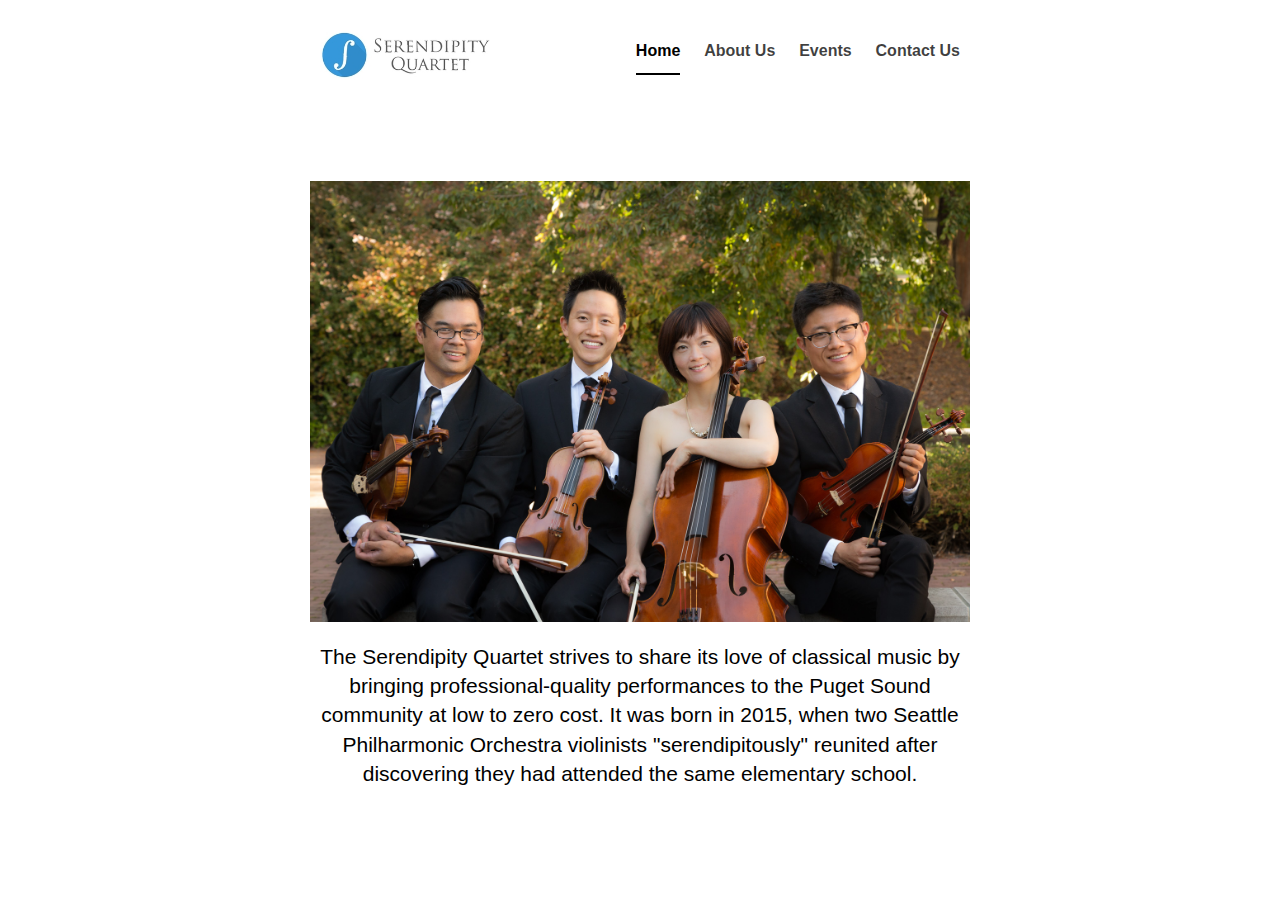
<file: index.html>
<!DOCTYPE html>
<html lang="en">
  <head>
    <meta charset="utf-8">
    <meta http-equiv="X-UA-Compatible" content="IE=edge">
    <meta name="viewport" content="width=device-width, initial-scale=1">
    <!-- The above 3 meta tags *must* come first in the head; any other head content must come *after* these tags -->
    <meta name="description" content="">
    <meta name="author" content="">
<meta http-equiv="Cache-Control" content="no-cache, no-store, must-revalidate" />
<meta http-equiv="Pragma" content="no-cache" />
<meta http-equiv="Expires" content="0" />
    <link rel="icon" href="../../favicon.ico">

    <title>Serendipity Quartet</title>
<!-- IE10 viewport hack for Surface/desktop Windows 8 bug -->
    <link href="css/ie10-viewport-bug-workaround.css" rel="stylesheet">

<script src="http://oss.maxcdn.com/libs/html5shiv/3.7.0/html5shiv.js"></script>
<script src="http://oss.maxcdn.com/libs/respond.js/1.4.2/respond.min.js"></script>
    <link rel="stylesheet" href="https://maxcdn.bootstrapcdn.com/bootstrap/3.3.7/css/bootstrap.min.css" integrity="sha384-BVYiiSIFeK1dGmJRAkycuHAHRg32OmUcww7on3RYdg4Va+PmSTsz/K68vbdEjh4u" crossorigin="anonymous">

    <!-- Custom styles for this template -->
    
    <link href="cover.css" rel="stylesheet">


	<!-- ****** faviconit.com favicons ****** -->
	<link rel="shortcut icon" href="/favicon.ico">
	<link rel="icon" sizes="16x16 32x32 64x64" href="/favicon.ico">
	<link rel="icon" type="image/png" sizes="196x196" href="/favicon-192.png">
	<link rel="icon" type="image/png" sizes="160x160" href="/favicon-160.png">
	<link rel="icon" type="image/png" sizes="96x96" href="/favicon-96.png">
	<link rel="icon" type="image/png" sizes="64x64" href="/favicon-64.png">
	<link rel="icon" type="image/png" sizes="32x32" href="/favicon-32.png">
	<link rel="icon" type="image/png" sizes="16x16" href="/favicon-16.png">
	<link rel="apple-touch-icon" href="/favicon-57.png">
	<link rel="apple-touch-icon" sizes="114x114" href="/favicon-114.png">
	<link rel="apple-touch-icon" sizes="72x72" href="/favicon-72.png">
	<link rel="apple-touch-icon" sizes="144x144" href="/favicon-144.png">
	<link rel="apple-touch-icon" sizes="60x60" href="/favicon-60.png">
	<link rel="apple-touch-icon" sizes="120x120" href="/favicon-120.png">
	<link rel="apple-touch-icon" sizes="76x76" href="/favicon-76.png">
	<link rel="apple-touch-icon" sizes="152x152" href="/favicon-152.png">
	<link rel="apple-touch-icon" sizes="180x180" href="/favicon-180.png">
	<meta name="msapplication-TileColor" content="#FFFFFF">
	<meta name="msapplication-TileImage" content="/favicon-144.png">
	<meta name="msapplication-config" content="/browserconfig.xml">
	<!-- ****** faviconit.com favicons ****** -->
    
<script src="lazysizes.min.js" async=""></script>
  </head>

  <body>

    <div class="site-wrapper">

      <div class="site-wrapper-inner">

        <div class="cover-container">

          <!--<div class="navbar-static-top cover-container clearfix">-->
	  <div class="navbar navbar-fixed-top cover-container" style="background:white">
          <!--<div class="masthead clearfix">-->
            <div class="inner">
              <!--<h3 class="masthead-brand">Serendipity Quartet</h3>-->
	      <a class="masthead-brand" href="#">
		<img data-sizes="auto" class="lazyload"  data-srcset="logo/logo-small.jpg 318w, logo/logo-medium.jpg 424w, logo/logo-big.jpg 848w" src="logo/logo-small.jpg" alt="Serendipity Quartet logo should appear here. Please use a modern browser (Chrome, Firefox) to view this website."/></a> 
              <nav>
                <ul class="nav masthead-nav">
                  <li class="active"><a href="#">Home</a></li>
                  <li><a href="about.html">About Us</a></li>
                  <li><a href="events.html">Events </a></li>
                  <li><a href="contact.html">Contact Us</a></li>

                </ul>
              </nav>
            </div>
          </div>

	  
          <div class="inner cover">
	    <img class="img-responsive" src="member_pics/group2.jpg"></img>
<br/>
            <p class="lead"> The Serendipity Quartet strives to share its love of classical music by bringing professional-quality performances to the Puget Sound community at low to zero cost. It was born in 2015, when two Seattle Philharmonic Orchestra violinists "serendipitously" reunited after discovering they had attended the same elementary school.</p><br/>
<!--
            <p class="lead">
              <a href="mailto:serendipityquartet@gmail.com" class="btn btn-lg btn-default">Contact Us</a>-->
            </p>
          </div>
	  

	  <!--
	  <div class="jumbotron">
            <h1>Something Here.</h1>
            <p class="lead">The Serendipity Quartet was born when two of its members (Chris and Michael) independently joined the Seattle Philharmonic Orchestra and discovered that they went to the same elementary school. The rest is history.</p>
            <p class="lead">
              <a href="#" class="btn btn-lg btn-default">Learn more</a>
            </p>
	  </div>
	  -->

	  <!--
          <div class="mastfoot">
            <div class="inner">
              <p>Cover template for <a href="http://getbootstrap.com">Bootstrap</a>, by <a href="https://twitter.com/mdo">@mdo</a>.</p>
            </div>
          </div>
	  -->
        </div>

      </div>

    </div>

    <!-- Bootstrap core JavaScript
    ================================================== -->
    <!-- Placed at the end of the document so the pages load faster -->
    <script src="https://ajax.googleapis.com/ajax/libs/jquery/1.11.3/jquery.min.js"></script>


<script>
var onResize = function() {
  // apply dynamic padding at the top of the body according to the fixed navbar height
  $("body").css("padding-top", $(".navbar-fixed-top").height());
};

// attach the function to the window resize event
$(window).resize(onResize);

// call it also when the page is ready after load or reload
$(function() {
  onResize();
});
</script>

  </body>
</html>
</file>
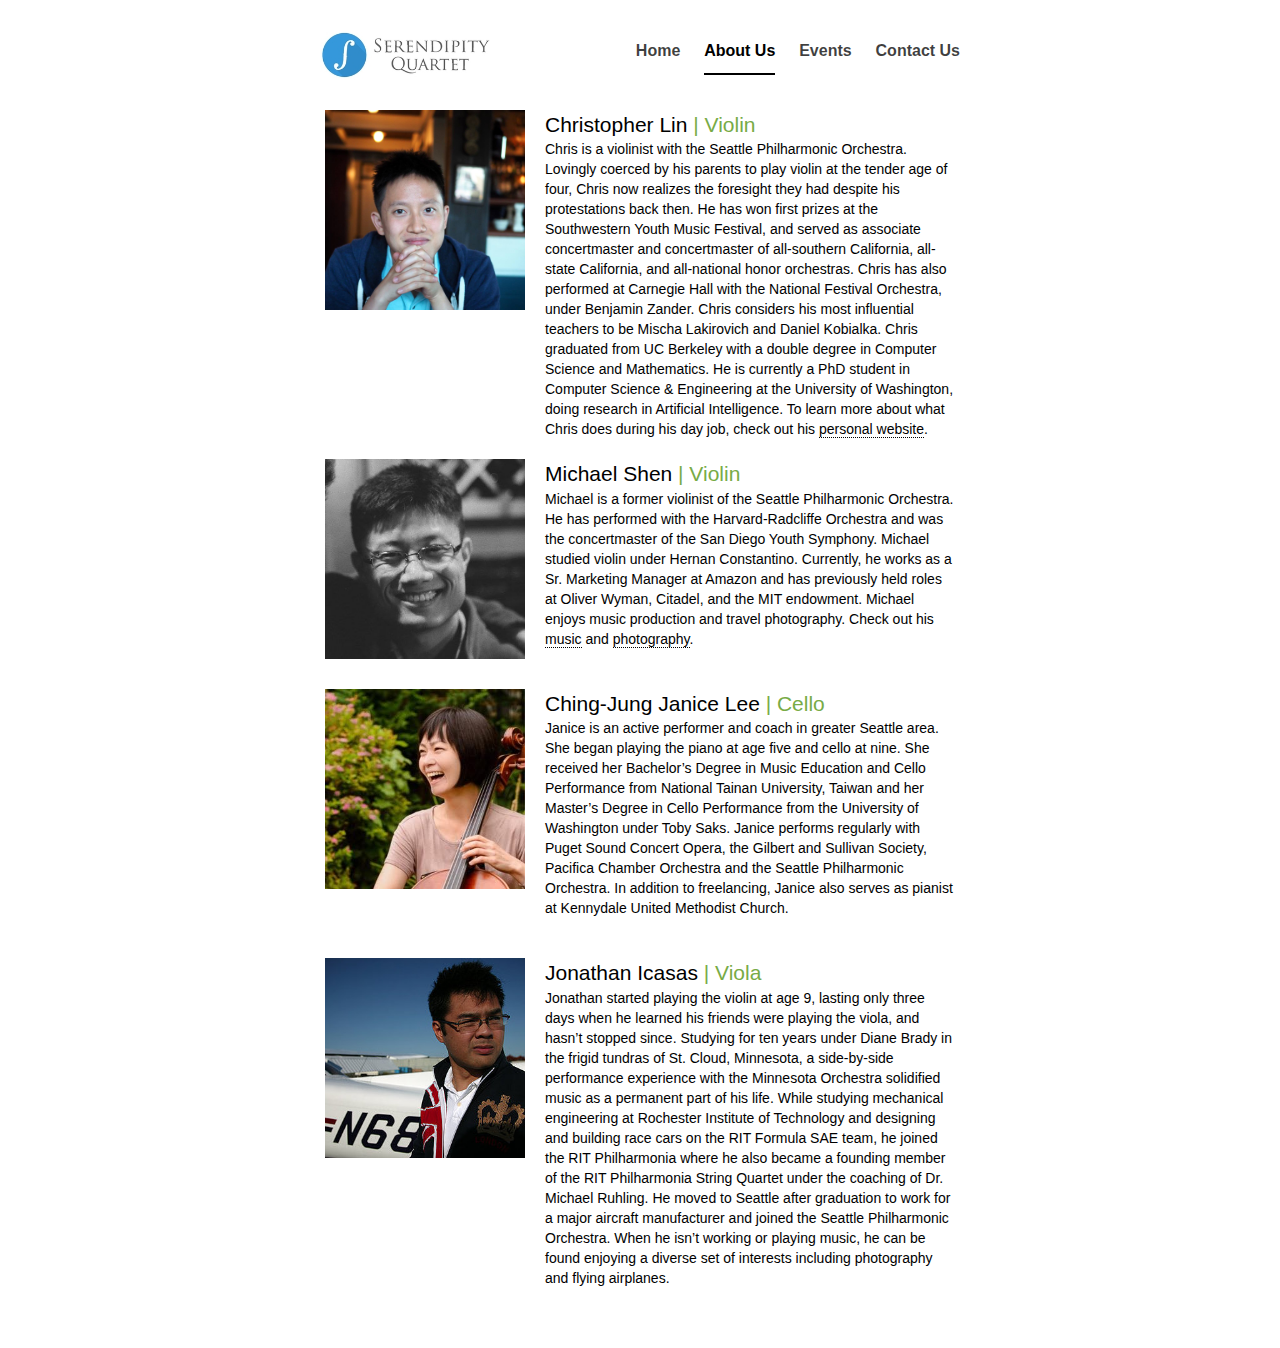
<file: about.html>
<!DOCTYPE html>
<html lang="en">
  <head>
    <meta charset="utf-8">
    <meta http-equiv="X-UA-Compatible" content="IE=edge">
    <meta name="viewport" content="width=device-width, initial-scale=1">
    <!-- The above 3 meta tags *must* come first in the head; any other head content must come *after* these tags -->
    <meta name="description" content="">
    <meta name="author" content="">
<meta http-equiv="Cache-Control" content="no-cache, no-store, must-revalidate" />
<meta http-equiv="Pragma" content="no-cache" />
<meta http-equiv="Expires" content="0" />
    <link rel="icon" href="../../favicon.ico">

    <title>About the Serendipity Quartet</title>

    <link rel="stylesheet" href="https://maxcdn.bootstrapcdn.com/bootstrap/3.3.7/css/bootstrap.min.css" integrity="sha384-BVYiiSIFeK1dGmJRAkycuHAHRg32OmUcww7on3RYdg4Va+PmSTsz/K68vbdEjh4u" crossorigin="anonymous">

    <!-- Custom styles for this template -->
    <link href="cover.css?version=2" rel="stylesheet">

    <script src="https://ajax.googleapis.com/ajax/libs/jquery/1.11.3/jquery.min.js"></script>
<script src="https://maxcdn.bootstrapcdn.com/bootstrap/3.3.7/js/bootstrap.min.js" integrity="sha384-Tc5IQib027qvyjSMfHjOMaLkfuWVxZxUPnCJA7l2mCWNIpG9mGCD8wGNIcPD7Txa" crossorigin="anonymous"></script>

	<!-- ****** faviconit.com favicons ****** -->
	<link rel="shortcut icon" href="/favicon.ico">
	<link rel="icon" sizes="16x16 32x32 64x64" href="/favicon.ico">
	<link rel="icon" type="image/png" sizes="196x196" href="/favicon-192.png">
	<link rel="icon" type="image/png" sizes="160x160" href="/favicon-160.png">
	<link rel="icon" type="image/png" sizes="96x96" href="/favicon-96.png">
	<link rel="icon" type="image/png" sizes="64x64" href="/favicon-64.png">
	<link rel="icon" type="image/png" sizes="32x32" href="/favicon-32.png">
	<link rel="icon" type="image/png" sizes="16x16" href="/favicon-16.png">
	<link rel="apple-touch-icon" href="/favicon-57.png">
	<link rel="apple-touch-icon" sizes="114x114" href="/favicon-114.png">
	<link rel="apple-touch-icon" sizes="72x72" href="/favicon-72.png">
	<link rel="apple-touch-icon" sizes="144x144" href="/favicon-144.png">
	<link rel="apple-touch-icon" sizes="60x60" href="/favicon-60.png">
	<link rel="apple-touch-icon" sizes="120x120" href="/favicon-120.png">
	<link rel="apple-touch-icon" sizes="76x76" href="/favicon-76.png">
	<link rel="apple-touch-icon" sizes="152x152" href="/favicon-152.png">
	<link rel="apple-touch-icon" sizes="180x180" href="/favicon-180.png">
	<meta name="msapplication-TileColor" content="#FFFFFF">
	<meta name="msapplication-TileImage" content="/favicon-144.png">
	<meta name="msapplication-config" content="/browserconfig.xml">
	<!-- ****** faviconit.com favicons ****** -->
<script src="lazysizes.min.js" async=""></script>
  </head>

  <body>

    <div class="site-wrapper">

      <div class="site-wrapper-inner">

        <div class="cover-container">

          <!--<div class="navbar-static-top cover-container clearfix">-->
	  <div class="navbar navbar-fixed-top cover-container" style="background:white">
	  <!--<div class="masthead clearfix">-->
            <div class="inner">
              <!--<h3 class="masthead-brand">Serendipity Quartet</h3>-->
	      <a class="masthead-brand" href="#">
		<img data-sizes="auto" class="lazyload"  data-srcset="logo/logo-small.jpg 318w, logo/logo-medium.jpg 424w, logo/logo-big.jpg 848w" src="logo/logo-small.jpg" alt="Serendipity Quartet logo should appear here. Please use a modern browser (Chrome, Firefox) to view this website." /></a> 
              <nav>
                <ul class="nav masthead-nav">
                  <li><a href="index.html">Home</a></li>
                  <li class="active"><a href="#">About Us</a></li>
                  <li><a href="events.html">Events </a></li>
                  <li><a href="contact.html">Contact Us</a></li>
                </ul>
              </nav>
            </div>
          </div>


	  <!--<div class="inner cover">-->
<div class="inner cover ">

	    <!--<img class="img-responsive" src="https://scontent.xx.fbcdn.net/hphotos-xlp1/t31.0-8/12244764_1663187130596835_8555120435737515156_o.jpg"></img>-->
	    <br/>
	    
	    <div id="bios">


	  <!--<div class="media">-->
<div class="container-fluid">
<div class="row">
<!--<span class="media-left">
<img src="member_pics/chris.jpg" class="member_pic"/>
</span>-->
<div class="col-sm-4 member_pic_column">
<img src="member_pics/chris.jpg" class="member_pic">
</div>
<div class="col-sm-8">
<!--<div class="media-body">-->
	  <p class="lead text-left">
	    Christopher Lin <span class="text-position"> | Violin </span></p>
	  
	  <!--<p class="lead text-position">
	    Violin
	  </p>-->
<p class="text-left">
	  Chris is a violinist with the Seattle Philharmonic Orchestra. Lovingly coerced by his parents to play violin at the tender age of four, Chris now realizes the foresight they had despite his protestations back then. He has won first prizes at the Southwestern Youth Music Festival, and served as associate concertmaster and concertmaster of all-southern California, all-state California, and all-national honor orchestras. Chris has also performed at Carnegie Hall with the National Festival Orchestra, under Benjamin Zander. Chris considers his most influential teachers to be Mischa Lakirovich and Daniel Kobialka. Chris graduated from UC Berkeley with a double degree in Computer Science and Mathematics. He is currently a PhD student in Computer Science & Engineering at the University of Washington, doing research in Artificial Intelligence. To learn more about what Chris does during his day job, check out his <a class="reg-link" href="http://christopherhlin.com">personal website</a>. </p>
</div></div>
<br/>

<div class="row">

<div class="col-sm-4 member_pic_column">
<img src="member_pics/michael.jpg" class="member_pic" />
</div>
<div class="col-sm-8">
  <p class="lead text-left">
    Michael Shen <span class="text-position"> | Violin </span></p>
  
  <!--<p class="lead text-position">
    Violin
  </p>-->
  
  <p class="text-left">Michael is a former violinist of the Seattle Philharmonic Orchestra. He has performed with the Harvard-Radcliffe Orchestra and was the concertmaster of the San Diego Youth Symphony. Michael studied violin under Hernan Constantino. Currently, he works as a Sr. Marketing Manager at Amazon and has previously held roles at Oliver Wyman, Citadel, and the MIT endowment. Michael enjoys music production and travel photography. Check out his <a class="reg-link" href=" http://soundcloud.com/dshenanigans">music</a> and <a class="reg-link" href="http://instagram.com/mshenanigans">photography</a>.</p>
<br/></div></div>

<br/>
<div class="row">
  <div class="col-sm-4 member_pic_column">
    <img src="member_pics/janice.jpg"  class="member_pic"/>
  </div>
<div class="col-sm-8">
<p class="lead text-left">
  Ching-Jung Janice Lee <span class="text-position"> | Cello </span></p>
	  
<!--<p class="lead text-position">
	    Cello
	  </p>-->
	  <!--<div class="collapse" role="tabpanel" id="collapse_janice">-->

	  <p class="text-left">
	    Janice is an active performer and coach in greater Seattle area. She began playing the piano at age five and cello at nine. She received her Bachelor’s Degree in Music Education and Cello Performance from National Tainan University, Taiwan and her Master’s Degree in Cello Performance from the University of Washington under Toby Saks.  Janice performs regularly with Puget Sound Concert Opera, the Gilbert and Sullivan Society, Pacifica Chamber Orchestra and the Seattle Philharmonic Orchestra.  In addition to freelancing, Janice also serves as pianist at Kennydale United Methodist Church.</p>
	  <br/></div></div><br/>

<div class="row">
<div class="col-sm-4 member_pic_column">
<img src="member_pics/jon.jpg" class="member_pic"/>
</div>
<div class="col-sm-8">

  <p class="lead text-left">
    Jonathan Icasas <span class="text-position">| Viola</span></p>
  
  <!--<p class="lead text-position">
    Viola
  </p>-->
  
  <p class="text-left">
    Jonathan started playing the violin at age 9, lasting only three days when he learned his friends were playing the viola, and hasn’t stopped since. Studying for ten years under Diane Brady in the frigid tundras of St. Cloud, Minnesota, a side-by-side performance experience with the Minnesota Orchestra solidified music as a permanent part of his life. While studying mechanical engineering at Rochester Institute of Technology and designing and building race cars on the RIT Formula SAE team, he joined the RIT Philharmonia where he also became a founding member of the RIT Philharmonia String Quartet under the coaching of Dr. Michael Ruhling. He moved to Seattle after graduation to work for a major aircraft manufacturer and joined the Seattle Philharmonic Orchestra. When he isn’t working or playing music, he can be found enjoying a diverse set of interests including photography and flying airplanes.</p> <br/>
</div></div>
<br/><br/>
</div>

</div>

	  </div>
	</div>
	
	</div>
      </div>
    </div>
      

<script>
    var $myGroup = $('#bios');
console.log($myGroup);
    $('.collapse').on('show.bs.collapse', function() {
    $myGroup.find('.collapse.in').collapse('hide');
    });

var onResize = function() {
  // apply dynamic padding at the top of the body according to the fixed navbar height
  $("body").css("padding-top", $(".navbar-fixed-top").height());
};

// attach the function to the window resize event
$(window).resize(onResize);

// call it also when the page is ready after load or reload
$(function() {
  onResize();
});
</script>
  </body>
</html>
</file>
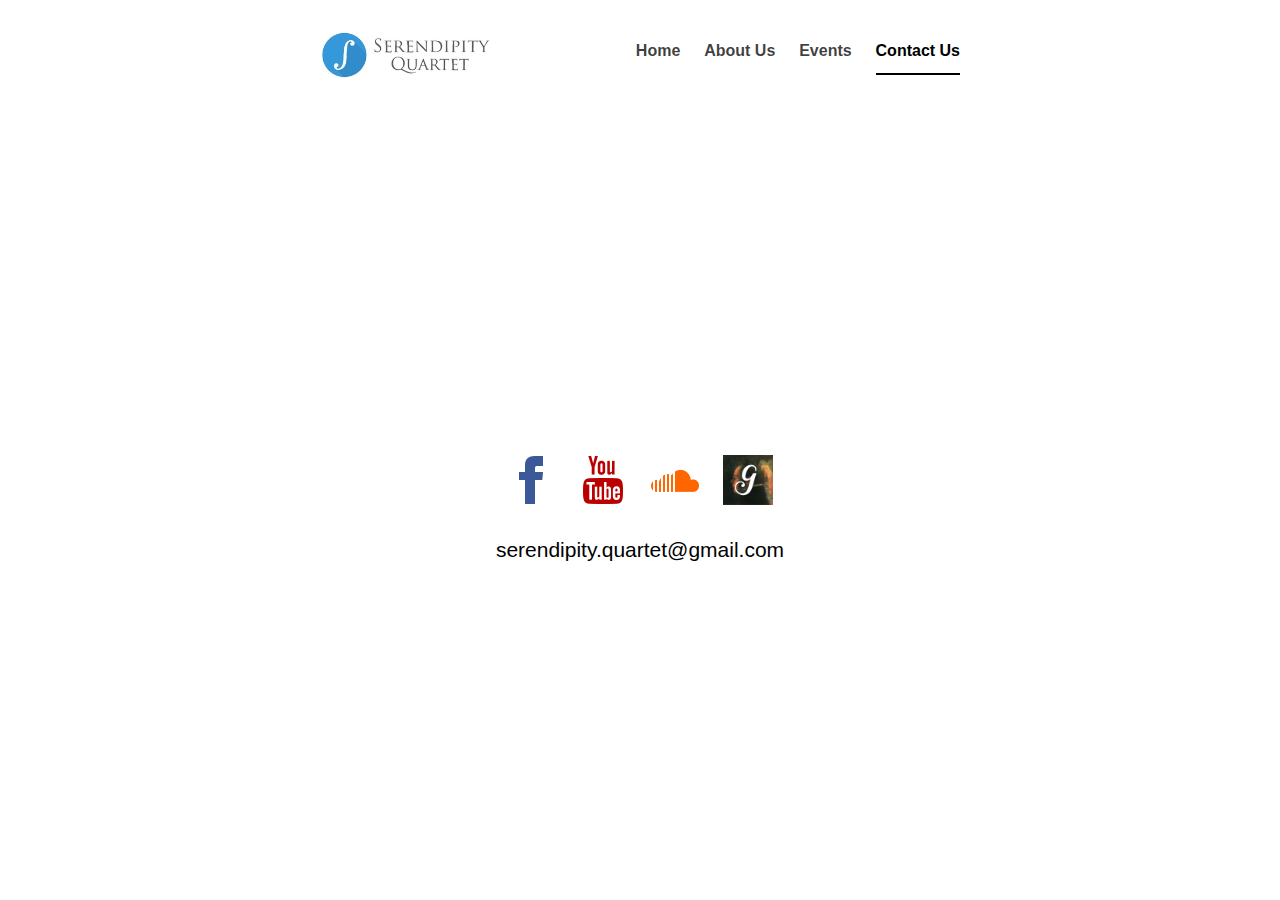
<file: contact.html>
<!DOCTYPE html>
<html lang="en">
  <head>
    <meta charset="utf-8">
    <meta http-equiv="X-UA-Compatible" content="IE=edge">
    <meta name="viewport" content="width=device-width, initial-scale=1">
    <!-- The above 3 meta tags *must* come first in the head; any other head content must come *after* these tags -->
    <meta name="description" content="">
    <meta name="author" content="">
<meta http-equiv="Cache-Control" content="no-cache, no-store, must-revalidate" />
<meta http-equiv="Pragma" content="no-cache" />
<meta http-equiv="Expires" content="0" />
    <link rel="icon" href="../../favicon.ico">

    <title>Serendipity Quartet</title>


    <link rel="stylesheet" href="https://maxcdn.bootstrapcdn.com/bootstrap/3.3.7/css/bootstrap.min.css" integrity="sha384-BVYiiSIFeK1dGmJRAkycuHAHRg32OmUcww7on3RYdg4Va+PmSTsz/K68vbdEjh4u" crossorigin="anonymous">

    <!-- Custom styles for this template -->
    
    <link href="cover.css" rel="stylesheet">

	<!-- ****** faviconit.com favicons ****** -->
	<link rel="shortcut icon" href="/favicon.ico">
	<link rel="icon" sizes="16x16 32x32 64x64" href="/favicon.ico">
	<link rel="icon" type="image/png" sizes="196x196" href="/favicon-192.png">
	<link rel="icon" type="image/png" sizes="160x160" href="/favicon-160.png">
	<link rel="icon" type="image/png" sizes="96x96" href="/favicon-96.png">
	<link rel="icon" type="image/png" sizes="64x64" href="/favicon-64.png">
	<link rel="icon" type="image/png" sizes="32x32" href="/favicon-32.png">
	<link rel="icon" type="image/png" sizes="16x16" href="/favicon-16.png">
	<link rel="apple-touch-icon" href="/favicon-57.png">
	<link rel="apple-touch-icon" sizes="114x114" href="/favicon-114.png">
	<link rel="apple-touch-icon" sizes="72x72" href="/favicon-72.png">
	<link rel="apple-touch-icon" sizes="144x144" href="/favicon-144.png">
	<link rel="apple-touch-icon" sizes="60x60" href="/favicon-60.png">
	<link rel="apple-touch-icon" sizes="120x120" href="/favicon-120.png">
	<link rel="apple-touch-icon" sizes="76x76" href="/favicon-76.png">
	<link rel="apple-touch-icon" sizes="152x152" href="/favicon-152.png">
	<link rel="apple-touch-icon" sizes="180x180" href="/favicon-180.png">
	<meta name="msapplication-TileColor" content="#FFFFFF">
	<meta name="msapplication-TileImage" content="/favicon-144.png">
	<meta name="msapplication-config" content="/browserconfig.xml">
	<!-- ****** faviconit.com favicons ****** -->

    
<script src="lazysizes.min.js" async=""></script>
  </head>

  <body>

    <div class="site-wrapper">

      <div class="site-wrapper-inner">

        <div class="cover-container">

          <!--<div class="navbar-static-top cover-container clearfix">-->
	  <div class="navbar navbar-fixed-top cover-container" style="background:white">
          <!--<div class="masthead clearfix">-->
            <div class="inner">
              <!--<h3 class="masthead-brand">Serendipity Quartet</h3>-->
	      <a class="masthead-brand" href="#">
		<img data-sizes="auto" class="lazyload"  data-srcset="logo/logo-small.jpg 318w, logo/logo-medium.jpg 424w, logo/logo-big.jpg 848w" src="logo/logo-small.jpg" alt="Serendipity Quartet logo should appear here. Please use a modern browser (Chrome, Firefox) to view this website." /></a> 
              <nav>
                <ul class="nav masthead-nav">
                  <li><a href="index.html">Home</a></li>
                  <li><a href="about.html">About Us</a></li>
                  <li><a href="events.html">Events </a></li>
                  <li class="active"><a href="#">Contact Us</a></li>

                </ul>
              </nav>
            </div>
          </div>

	  
          <div class="inner cover">
            <h1 class="cover-heading"></h1>
            <!--<p class="lead"> Get in touch with us:</p><br/>-->

            <a href="https://facebook.com/serendipityquartet"><img class="socialmedia-icon" src="icons/fb.png"></a>
 <a href="https://www.youtube.com/channel/UC6FHu2BiMUjxYqswZrMkViQ"><img class="socialmedia-icon" src="icons/youtube.png"></a>
 <a href="https://soundcloud.com/serendipity-quartet"><img class="socialmedia-icon" src="icons/soundcloud.png"></a>
 <a href="https://pages.groupmuse.com/serendipityquartet"><img class="socialmedia-icon" src="icons/groupmuse.png" width="70px" height="70px"></a>
<br/><br/>
<p class="lead">serendipity.quartet@gmail.com </p>
          </div>
	  

        </div>

      </div>

    </div>

    <!-- Bootstrap core JavaScript
    ================================================== -->
    <!-- Placed at the end of the document so the pages load faster -->
    <script src="https://ajax.googleapis.com/ajax/libs/jquery/1.11.3/jquery.min.js"></script>

<script>
var onResize = function() {
  // apply dynamic padding at the top of the body according to the fixed navbar height
  $("body").css("padding-top", $(".navbar-fixed-top").height());
};

// attach the function to the window resize event
$(window).resize(onResize);

// call it also when the page is ready after load or reload
$(function() {
  onResize();
});
</script>
  </body>
</html>
</file>
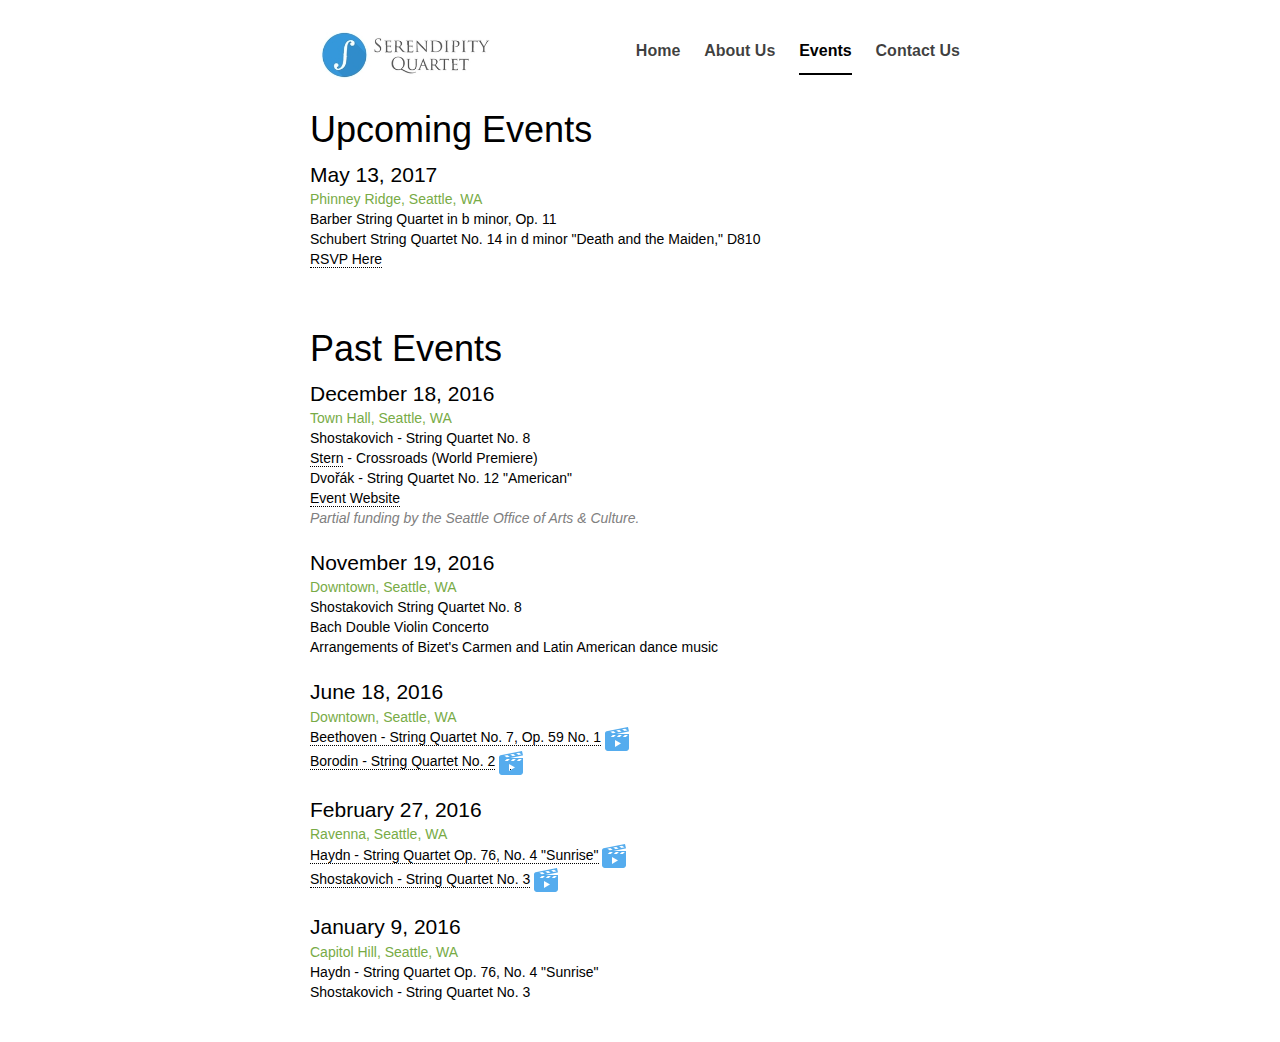
<file: events.html>
<!DOCTYPE html>
<html lang="en">
  <head>
    <meta charset="utf-8">
    <meta http-equiv="X-UA-Compatible" content="IE=edge">
    <meta name="viewport" content="width=device-width, initial-scale=1">
    <!-- The above 3 meta tags *must* come first in the head; any other head content must come *after* these tags -->
    <meta name="description" content="">
    <meta name="author" content="">
<meta http-equiv="Cache-Control" content="no-cache, no-store, must-revalidate" />
<meta http-equiv="Pragma" content="no-cache" />
<meta http-equiv="Expires" content="0" />
    <link rel="icon" href="../../favicon.ico">

    <title>Serendipity Quartet</title>
<!-- IE10 viewport hack for Surface/desktop Windows 8 bug -->
    <link href="css/ie10-viewport-bug-workaround.css" rel="stylesheet">

<script src="http://oss.maxcdn.com/libs/html5shiv/3.7.0/html5shiv.js"></script>
<script src="http://oss.maxcdn.com/libs/respond.js/1.4.2/respond.min.js"></script>
    <script src="https://ajax.googleapis.com/ajax/libs/jquery/1.11.3/jquery.min.js"></script>

    <link rel="stylesheet" href="https://maxcdn.bootstrapcdn.com/bootstrap/3.3.7/css/bootstrap.min.css" integrity="sha384-BVYiiSIFeK1dGmJRAkycuHAHRg32OmUcww7on3RYdg4Va+PmSTsz/K68vbdEjh4u" crossorigin="anonymous">

<script src="https://maxcdn.bootstrapcdn.com/bootstrap/3.3.7/js/bootstrap.min.js" integrity="sha384-Tc5IQib027qvyjSMfHjOMaLkfuWVxZxUPnCJA7l2mCWNIpG9mGCD8wGNIcPD7Txa" crossorigin="anonymous"></script>
    <!-- Custom styles for this template -->
    
    <link href="cover.css?version=1" rel="stylesheet">

	<!-- ****** faviconit.com favicons ****** -->
	<link rel="shortcut icon" href="/favicon.ico">
	<link rel="icon" sizes="16x16 32x32 64x64" href="/favicon.ico">
	<link rel="icon" type="image/png" sizes="196x196" href="/favicon-192.png">
	<link rel="icon" type="image/png" sizes="160x160" href="/favicon-160.png">
	<link rel="icon" type="image/png" sizes="96x96" href="/favicon-96.png">
	<link rel="icon" type="image/png" sizes="64x64" href="/favicon-64.png">
	<link rel="icon" type="image/png" sizes="32x32" href="/favicon-32.png">
	<link rel="icon" type="image/png" sizes="16x16" href="/favicon-16.png">
	<link rel="apple-touch-icon" href="/favicon-57.png">
	<link rel="apple-touch-icon" sizes="114x114" href="/favicon-114.png">
	<link rel="apple-touch-icon" sizes="72x72" href="/favicon-72.png">
	<link rel="apple-touch-icon" sizes="144x144" href="/favicon-144.png">
	<link rel="apple-touch-icon" sizes="60x60" href="/favicon-60.png">
	<link rel="apple-touch-icon" sizes="120x120" href="/favicon-120.png">
	<link rel="apple-touch-icon" sizes="76x76" href="/favicon-76.png">
	<link rel="apple-touch-icon" sizes="152x152" href="/favicon-152.png">
	<link rel="apple-touch-icon" sizes="180x180" href="/favicon-180.png">
	<meta name="msapplication-TileColor" content="#FFFFFF">
	<meta name="msapplication-TileImage" content="/favicon-144.png">
	<meta name="msapplication-config" content="/browserconfig.xml">
	<!-- ****** faviconit.com favicons ****** -->
    
<script src="lazysizes.min.js" async=""></script>
  </head>

  <body>

    <div class="site-wrapper">

      <div class="site-wrapper-inner">

        <div class="cover-container">

          <!--<div class="navbar-static-top cover-container clearfix">-->
	  <div class="navbar navbar-fixed-top cover-container" style="background:white">
          <!--<div class="masthead clearfix">-->
            <div class="inner">
              <!--<h3 class="masthead-brand">Serendipity Quartet</h3>-->
	      <a class="masthead-brand" href="#">
		<img data-sizes="auto" class="lazyload"  data-srcset="logo/logo-small.jpg 318w, logo/logo-medium.jpg 424w, logo/logo-big.jpg 848w" src="logo/logo-small.jpg" alt="Serendipity Quartet logo should appear here. Please use a modern browser (Chrome, Firefox) to view this website." /></a> 
              <nav>
                <ul class="nav masthead-nav">
                  <li><a href="index.html">Home</a></li>
                  <li><a href="about.html">About Us</a></li>
                  <li class="active"><a href="#">Events </a></li>
                  <li><a href="contact.html">Contact Us</a></li>

                </ul>
              </nav>
            </div>
          </div>

          <div class="inner cover" id="events">
	    <h1 class="text-left">Upcoming Events</h1>

            <p class="lead text-left"> May 13, 2017</p>
	    <p class="text-position">Phinney Ridge, Seattle, WA</p>
	    <p class="text-left"> Barber String Quartet in b minor, Op. 11 </p>
	    <p class="text-left"> Schubert String Quartet No. 14 in d minor "Death and the Maiden," D810</p>
<p class="text-left"><a class="reg-link" href="https://groupmuse.com/events/4782-serendipity-quartet-at-phinney-farrm">RSVP Here</a></p>    


	    
	    <br/><br/>
	    <h1 class="text-left">Past Events</h1>

            <p class="lead text-left"> December 18, 2016</p>
	    <p class="text-position">Town Hall, Seattle, WA</p>

	    <p class="text-left"> Shostakovich - String Quartet No. 8 </p>
	    <p class="text-left"> <a class="reg-link" href="http://www.adamsternconductor.com/">Stern</a> - Crossroads (World Premiere) </p>
	    <p class="text-left"> Dvořák - String Quartet No. 12 "American"  </p>
<p class="text-left"><a class="reg-link" href="https://a-string-quartet-for-seattle.eventbrite.com">Event Website</a></p>    



<p class="text-left" style="color:grey"><i>Partial funding by the Seattle Office of Arts & Culture.</i></p>
	    <br/>

            <p class="lead text-left"> November 19, 2016</p>
	    <p class="text-position">Downtown, Seattle, WA</p>
	    <p class="text-left"> Shostakovich String Quartet No. 8 </p>
	    <p class="text-left"> Bach Double Violin Concerto</p>
	    <p class="text-left"> Arrangements of Bizet's Carmen and Latin American dance music</p>	<br/>

            <p class="lead text-left"> June 18, 2016</p>
	    <p class="text-position">Downtown, Seattle, WA</p>

	    <p class="text-left"> <a class="video-link" data-toggle="collapse" href="#collapse_6_18_2016_1"> Beethoven - String Quartet No. 7, Op. 59 No. 1</a> <a data-toggle="collapse" href="#collapse_6_18_2016_1">  <img src="icons/play_video.png"></img></a></p>
<div class="collapse" id="collapse_6_18_2016_1">
<iframe width="420" height="315" src="https://www.youtube.com/embed/EZ6PMrhMQfc"></iframe></div>
	    <p class="text-left">  <a class="video-link" data-toggle="collapse" href="#collapse_6_18_2016_2">Borodin - String Quartet No. 2</a> <a class="video-link" data-toggle="collapse" href="#collapse_6_18_2016_2"> <img src="icons/play_video.png"></img></a></p> 
<div class="collapse" id="collapse_6_18_2016_2"> <iframe width="420" height="315" src="https://www.youtube.com/embed/4RW3-jgNYao"></iframe></div>

	    <br/>
            <p class="lead text-left"> February 27, 2016</p>
	    <p class="text-position">Ravenna, Seattle, WA</p>
	    <p class="text-left"> <a class="video-link" data-toggle="collapse" href="#collapse_2_27_2016_1">Haydn - String Quartet Op. 76, No. 4 "Sunrise"</a><a data-toggle="collapse" href="#collapse_2_27_2016_1"> <img src="icons/play_video.png"></img></a> </p>
<div class="collapse" id="collapse_2_27_2016_1"> <iframe width="420" height="315" src="https://www.youtube.com/embed/kuNSvabFOsw"></iframe></div>
	    <p class="text-left">  <a class="video-link" data-toggle="collapse" href="#collapse_2_27_2016_2">Shostakovich - String Quartet No. 3</a> <a data-toggle="collapse" href="#collapse_2_27_2016_2"> <img src="icons/play_video.png"></img></a></p>
<div class="collapse" id="collapse_2_27_2016_2"> <iframe width="420" height="315" src="https://www.youtube.com/embed/ZqeJmRcV4_o"></iframe></div>

	    <br/>
            <p class="lead text-left"> January 9, 2016</p>
	    <p class="text-position">Capitol Hill, Seattle, WA</p>
	    <p class="text-left"> Haydn - String Quartet Op. 76, No. 4 "Sunrise" </p>
	    <p class="text-left"> Shostakovich - String Quartet No. 3 </p>



            </p>


<!-- some space at the bottom -->
<br/><br/>

          </div>
	  

        </div>
	  


      </div>

    </div>

    <!-- Bootstrap core JavaScript
    ================================================== -->
    <!-- Placed at the end of the document so the pages load faster -->

<script>
    var $myGroup = $('#events');
    $('.collapse').on('show.bs.collapse', function() {
    $myGroup.find('.collapse.in').collapse('hide');
    });

var onResize = function() {
  // apply dynamic padding at the top of the body according to the fixed navbar height
  $("body").css("padding-top", $(".navbar-fixed-top").height());
};

// attach the function to the window resize event
$(window).resize(onResize);

// call it also when the page is ready after load or reload
$(function() {
  onResize();
});
</script>
  </body>
</html>
</file>
<file: cover.css>
/*
 * Globals
 */

/* Links */
a,
a:focus,
a:hover {
  color: #fff;
}

.video-link,
.video-link:focus,
.video-link:visited,
.video-link:hover,
.video-link:active {
    /*color: #3598DB;*/
    color: black;
    border-bottom: 1px dotted;
    text-decoration: none;

}
.video-link:hover {
    text-decoration: none;
}


.reg-link,
.reg-link:focus,
.reg-link:visited,
.reg-link:hover,
.reg-link:active {
    /*color: #3598DB;*/
    color: black;
    border-bottom: 1px dotted;
    text-decoration: none;

}
.reg-link:hover {
    text-decoration: none;
}


.member_pic {
    width: 200px;
    height: 200px;
}

/* Custom default button */
.btn-default,
.btn-default:hover,
.btn-default:focus {
  color: #333;
  text-shadow: none; /* Prevent inheritence from `body` */
  background-color: #fff;
  border: 1px solid #000;
}


/*
 * Base structure
 */

html,
body {
  height: 100%;
  /*background-color: #333;*/
  background-color: #fff;
  /*background-image: url('https://scontent.xx.fbcdn.net/hphotos-xft1/t31.0-8/12265685_1663188617263353_2402090709541087801_o.jpg');
  background-size: cover;
  background-repeat: no-repeat;
  background-attachment: fixed;*/
  padding-top: 0px;
    /*color: #fff;*/
  color: #000;
  text-align: center;
}


p {
    margin-bottom: 0px;
}

.lead {
    margin-bottom: 0px;
}

/* Extra markup and styles for table-esque vertical and horizontal centering */
.site-wrapper {
  display: table;
  width: 100%;
  height: 100%; /* For at least Firefox */
  min-height: 100%;

  /*
  -webkit-box-shadow: inset 0 0 100px rgba(0,0,0,.5);
          box-shadow: inset 0 0 100px rgba(0,0,0,.5);*/
}
.site-wrapper-inner {
  display: table-cell;
  vertical-align: top;
}
.cover-container {
  margin-right: auto;
  margin-left: auto;
}

/* Padding for spacing */
.inner {
  padding: 30px;
}


/*
 * Header
 */
.masthead-brand {
  /*margin-top: 10px;*/
  margin-bottom: 10px;
  color: #000;
  height: 50px;
}

.masthead-brand > img {
    max-height: 100%;
    /*height: 100%;*/
    height: 50px;
    width: auto;
    margin: 0 auto;
    /*margin-top: -10px;*/
    -o-object-fit: contain;
    object-fit: contain;

}

.masthead-nav > li {
  display: inline-block;
}
.masthead-nav > li + li {
  margin-left: 20px;
}
.masthead-nav > li > a {
  padding-right: 0;
  padding-left: 0;
  font-size: 16px;
  font-weight: bold;
  color: #000; /* IE8 proofing */
  /*color: rgba(255,255,255,.75);*/
  color: rgba(0,0,0,.75);
  border-bottom: 2px solid transparent;
}
.masthead-nav > li > a:hover,
.masthead-nav > li > a:focus {
  background-color: transparent;
  border-bottom-color: #a9a9a9;
  border-bottom-color: rgba(255,255,255,.25);
}
.masthead-nav > .active > a,
.masthead-nav > .active > a:hover,
.masthead-nav > .active > a:focus {
  color: #000;
  border-bottom-color: #000;
}

@media (min-width: 768px) {
  .masthead-brand {
    float: left;
  }
  .masthead-nav {
    float: right;
  }
}


/*
 * Cover
 */

.cover {
  padding: 0px 20px;
  color: #000;
}
.cover .btn-lg {
  padding: 10px 20px;
  font-weight: bold;
}


/*
 * Footer
 */

.mastfoot {
  color: #999; /* IE8 proofing */
  color: rgba(255,255,255,.5);
}


/*
 * Affix and center
 */

@media (min-width: 768px) {
  /* Pull out the header and footer */
  .masthead {
      position: fixed;
    top: 0;
  }
  .mastfoot {
    position: fixed;
    bottom: 0;
  }
  /* Start the vertical centering */
  .site-wrapper-inner {
    vertical-align: middle;
  }
  /* Handle the widths */
  .masthead,
  .mastfoot,
  .cover-container {
    width: 100%; /* Must be percentage or pixels for horizontal alignment */
  }

  body {
      padding-top: 0px;
  }
}

@media (min-width: 992px) {
  .masthead,
  .mastfoot,
  .cover-container {
    width: 700px;
  }

}


.text-position {
    color: #78AB46;
    text-align: left;
}

.socialmedia-icon {
    padding: 10px;
}
</file>
<file: css/ie10-viewport-bug-workaround.css>
/*!
 * IE10 viewport hack for Surface/desktop Windows 8 bug
 * Copyright 2014-2015 Twitter, Inc.
 * Licensed under MIT (https://github.com/twbs/bootstrap/blob/master/LICENSE)
 */

/*
 * See the Getting Started docs for more information:
 * http://getbootstrap.com/getting-started/#support-ie10-width
 */
@-ms-viewport     { width: device-width; }
@-o-viewport      { width: device-width; }
@viewport         { width: device-width; }
</file>
